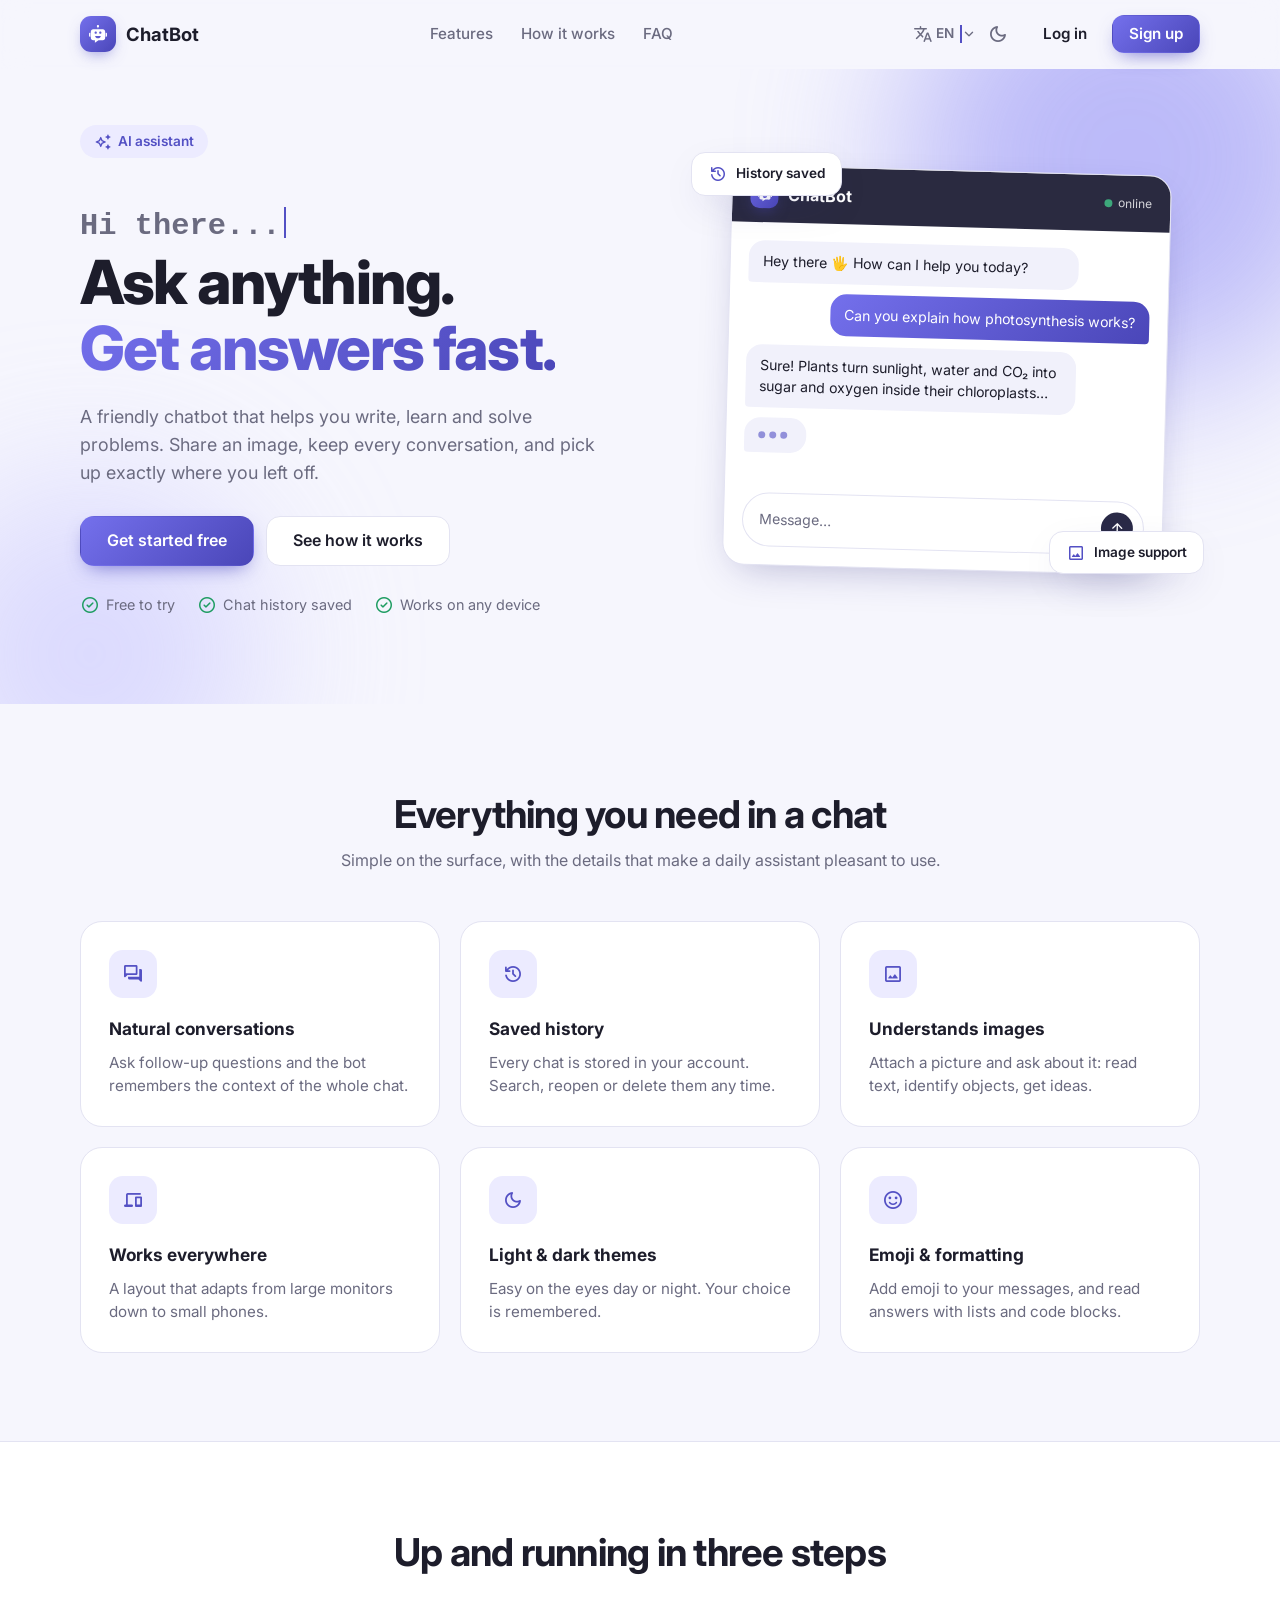
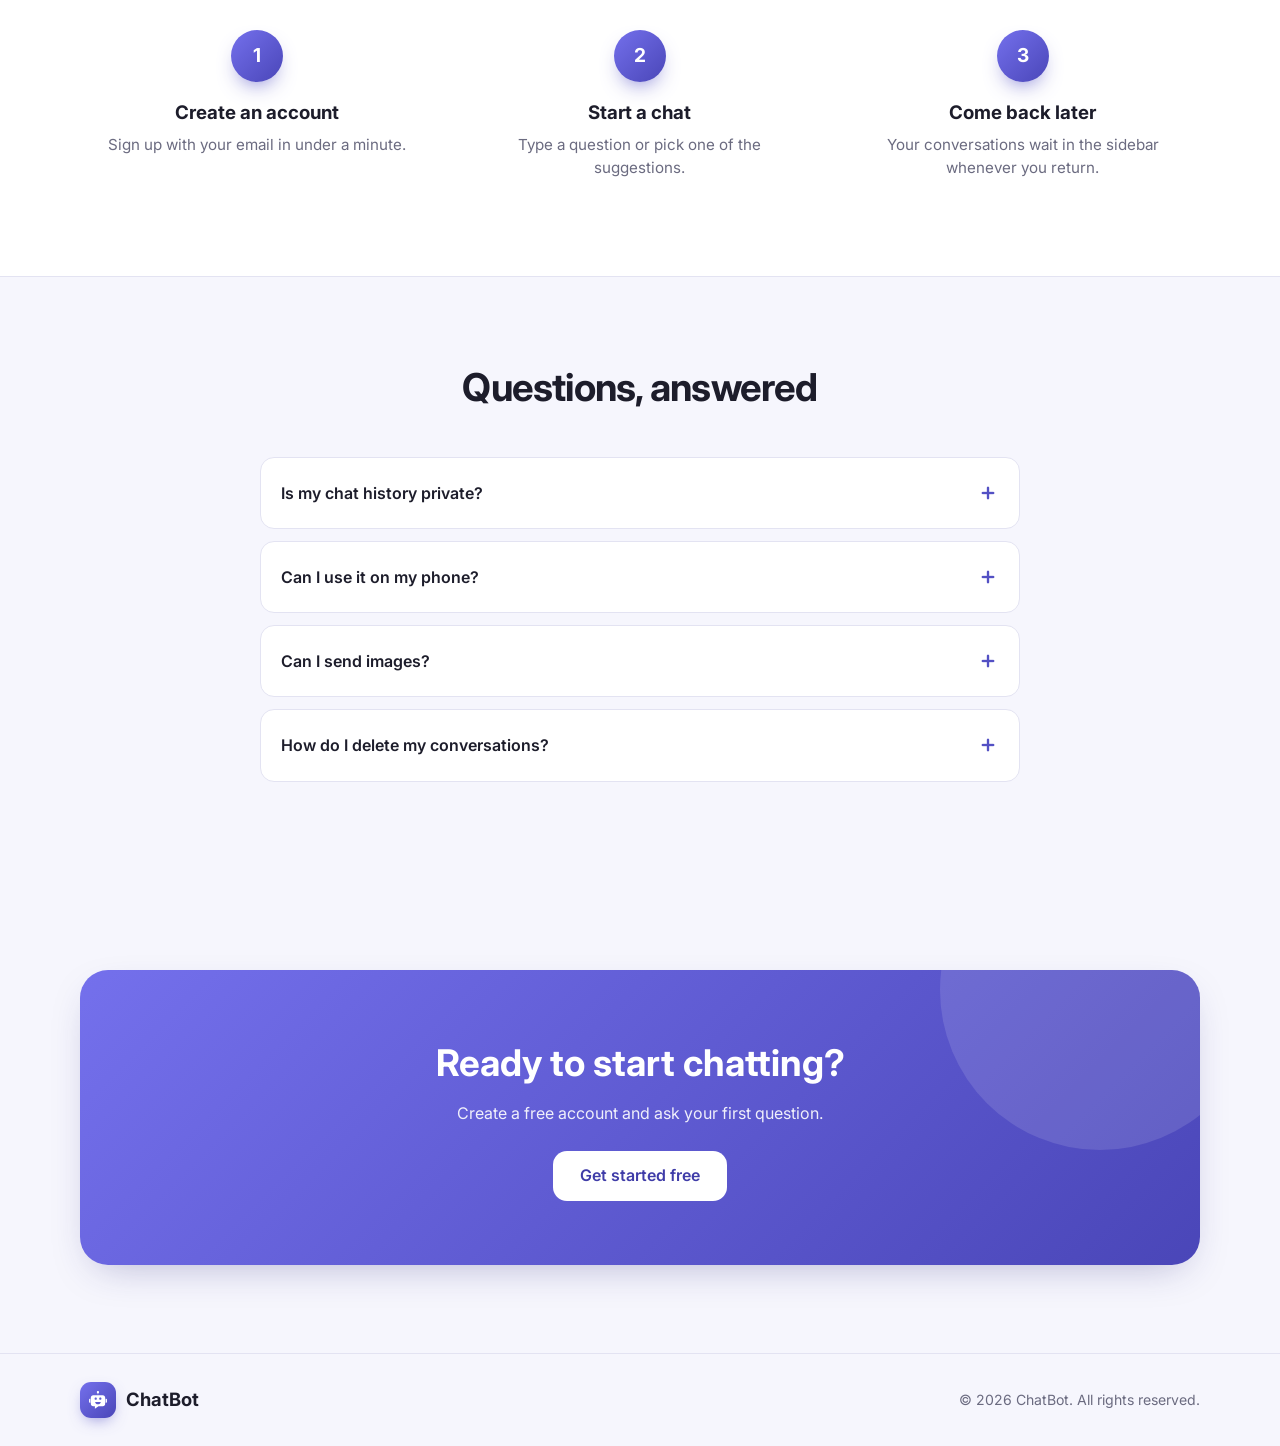
<file: index.html>
<!DOCTYPE html>
<html lang="en">
<head>
    <meta charset="UTF-8">
    <meta name="viewport" content="width=device-width, initial-scale=1.0">
    <title data-i18n="landing.title">ChatBot – Ask anything, get answers fast</title>
    <meta name="description" content="A friendly AI chat assistant. Ask questions, share images, and pick up your conversations right where you left off." data-i18n-content="landing.desc">
    <link rel="icon" href="assets/logo.svg">
    <script src="js/theme.js"></script>
    <link rel="stylesheet" href="css/base.css">
    <link rel="stylesheet" href="css/landing.css">
</head>
<body>
    <header class="nav" id="nav">
        <div class="container nav-inner">
            <a class="logo" href="index.html">
                <span class="logo-mark"><img src="assets/logo.svg" alt=""></span>
                ChatBot
            </a>
            <nav class="nav-links" id="nav-links" aria-label="Main">
                <a href="#features" data-i18n="nav.features">Features</a>
                <a href="#how" data-i18n="nav.how">How it works</a>
                <a href="#faq" data-i18n="nav.faq">FAQ</a>
                <div class="nav-auth nav-auth-mobile" data-auth-slot></div>
            </nav>
            <div class="nav-actions">
                <div data-lang-switch></div>
                <button class="icon-btn theme-toggle" data-theme-toggle aria-label="Toggle dark mode" title="Toggle dark mode" data-i18n-aria="common.toggleTheme" data-i18n-title="common.toggleTheme">
                    <span class="ms">dark_mode</span><span class="ms">light_mode</span>
                </button>
                <div class="nav-auth nav-auth-desktop" data-auth-slot></div>
                <button class="icon-btn nav-burger" id="burger" aria-label="Open menu" data-i18n-aria="nav.menu" aria-expanded="false">
                    <span class="ms">menu</span>
                </button>
            </div>
        </div>
    </header>

    <main>
        <!-- Hero -->
        <section class="hero">
            <div class="container hero-grid">
                <div class="hero-copy">
                    <span class="pill"><span class="ms">auto_awesome</span> <span data-i18n="hero.pill">AI assistant</span></span>
                    <h1><span class="typed-wrap"><span id="typed"></span><span class="caret"></span></span><br><span data-i18n="hero.line1">Ask anything.</span><br><span class="grad-text" data-i18n="hero.line2">Get answers fast.</span></h1>
                    <p class="lead" data-i18n="hero.lead">A friendly chatbot that helps you write, learn and solve problems. Share an image, keep every conversation, and pick up exactly where you left off.</p>
                    <div class="hero-cta">
                        <a class="btn btn-primary btn-lg" href="pages/register.html" data-cta-primary data-i18n="hero.cta">Get started free</a>
                        <a class="btn btn-secondary btn-lg" href="#how" data-i18n="hero.how">See how it works</a>
                    </div>
                    <ul class="hero-points">
                        <li><span class="ms">check_circle</span> <span data-i18n="hero.p1">Free to try</span></li>
                        <li><span class="ms">check_circle</span> <span data-i18n="hero.p2">Chat history saved</span></li>
                        <li><span class="ms">check_circle</span> <span data-i18n="hero.p3">Works on any device</span></li>
                    </ul>
                </div>

                <div class="hero-visual" aria-hidden="true">
                    <div class="mock">
                        <div class="mock-head">
                            <span class="logo-mark sm"><img src="assets/logo.svg" alt=""></span>
                            <strong>ChatBot</strong>
                            <span class="online"><i></i> <span data-i18n="mock.online">online</span></span>
                        </div>
                        <div class="mock-body">
                            <div class="m-msg bot" data-i18n="mock.bot1">Hey there 🖐 How can I help you today?</div>
                            <div class="m-msg user" data-i18n="mock.user">Can you explain how photosynthesis works?</div>
                            <div class="m-msg bot" data-i18n="mock.bot2">Sure! Plants turn sunlight, water and CO₂ into sugar and oxygen inside their chloroplasts…</div>
                            <div class="m-msg bot typing"><i></i><i></i><i></i></div>
                        </div>
                        <div class="mock-input"><span data-i18n="mock.input">Message…</span><span class="ms">arrow_upward</span></div>
                    </div>
                    <div class="float-card fc-1"><span class="ms">history</span> <span data-i18n="mock.float1">History saved</span></div>
                    <div class="float-card fc-2"><span class="ms">image</span> <span data-i18n="mock.float2">Image support</span></div>
                </div>
            </div>
        </section>

        <!-- Features -->
        <section class="section" id="features">
            <div class="container">
                <div class="section-head reveal">
                    <h2 data-i18n="feat.title">Everything you need in a chat</h2>
                    <p data-i18n="feat.sub">Simple on the surface, with the details that make a daily assistant pleasant to use.</p>
                </div>
                <div class="feature-grid">
                    <article class="card reveal">
                        <span class="card-icon"><span class="ms">forum</span></span>
                        <h3 data-i18n="feat.1.t">Natural conversations</h3>
                        <p data-i18n="feat.1.d">Ask follow-up questions and the bot remembers the context of the whole chat.</p>
                    </article>
                    <article class="card reveal">
                        <span class="card-icon"><span class="ms">history</span></span>
                        <h3 data-i18n="feat.2.t">Saved history</h3>
                        <p data-i18n="feat.2.d">Every chat is stored in your account. Search, reopen or delete them any time.</p>
                    </article>
                    <article class="card reveal">
                        <span class="card-icon"><span class="ms">image</span></span>
                        <h3 data-i18n="feat.3.t">Understands images</h3>
                        <p data-i18n="feat.3.d">Attach a picture and ask about it: read text, identify objects, get ideas.</p>
                    </article>
                    <article class="card reveal">
                        <span class="card-icon"><span class="ms">devices</span></span>
                        <h3 data-i18n="feat.4.t">Works everywhere</h3>
                        <p data-i18n="feat.4.d">A layout that adapts from large monitors down to small phones.</p>
                    </article>
                    <article class="card reveal">
                        <span class="card-icon"><span class="ms">dark_mode</span></span>
                        <h3 data-i18n="feat.5.t">Light &amp; dark themes</h3>
                        <p data-i18n="feat.5.d">Easy on the eyes day or night. Your choice is remembered.</p>
                    </article>
                    <article class="card reveal">
                        <span class="card-icon"><span class="ms">sentiment_satisfied</span></span>
                        <h3 data-i18n="feat.6.t">Emoji &amp; formatting</h3>
                        <p data-i18n="feat.6.d">Add emoji to your messages, and read answers with lists and code blocks.</p>
                    </article>
                </div>
            </div>
        </section>

        <!-- How it works -->
        <section class="section alt" id="how">
            <div class="container">
                <div class="section-head reveal">
                    <h2 data-i18n="how.title">Up and running in three steps</h2>
                </div>
                <ol class="steps">
                    <li class="reveal"><span class="step-num">1</span><h3 data-i18n="how.1.t">Create an account</h3><p data-i18n="how.1.d">Sign up with your email in under a minute.</p></li>
                    <li class="reveal"><span class="step-num">2</span><h3 data-i18n="how.2.t">Start a chat</h3><p data-i18n="how.2.d">Type a question or pick one of the suggestions.</p></li>
                    <li class="reveal"><span class="step-num">3</span><h3 data-i18n="how.3.t">Come back later</h3><p data-i18n="how.3.d">Your conversations wait in the sidebar whenever you return.</p></li>
                </ol>
            </div>
        </section>

        <!-- FAQ -->
        <section class="section" id="faq">
            <div class="container narrow">
                <div class="section-head reveal"><h2 data-i18n="faq.title">Questions, answered</h2></div>
                <div class="faq reveal">
                    <details>
                        <summary data-i18n="faq.1.q">Is my chat history private?</summary>
                        <p data-i18n="faq.1.a">In this version your account and history are stored in your own browser, so they stay on your device. A server-backed version would sync them across devices.</p>
                    </details>
                    <details>
                        <summary data-i18n="faq.2.q">Can I use it on my phone?</summary>
                        <p data-i18n="faq.2.a">Yes. Every page adapts to small screens, and the history sidebar becomes a slide-in menu.</p>
                    </details>
                    <details>
                        <summary data-i18n="faq.3.q">Can I send images?</summary>
                        <p data-i18n="faq.3.a">Yes. Use the paperclip in the message box to attach an image and ask about it.</p>
                    </details>
                    <details>
                        <summary data-i18n="faq.4.q">How do I delete my conversations?</summary>
                        <p data-i18n="faq.4.a">Hover a chat in the sidebar and press the bin icon, or clear everything at once from the sidebar footer.</p>
                    </details>
                </div>
            </div>
        </section>

        <!-- CTA -->
        <section class="section">
            <div class="container">
                <div class="cta reveal">
                    <h2 data-i18n="cta.title">Ready to start chatting?</h2>
                    <p data-i18n="cta.sub">Create a free account and ask your first question.</p>
                    <a class="btn btn-lg cta-btn" href="pages/register.html" data-cta-primary data-i18n="hero.cta">Get started free</a>
                </div>
            </div>
        </section>
    </main>

    <footer class="footer">
        <div class="container footer-inner">
            <a class="logo" href="index.html"><span class="logo-mark"><img src="assets/logo.svg" alt=""></span> ChatBot</a>
            <p>© <span id="year"></span> ChatBot. <span data-i18n="footer.rights">All rights reserved.</span></p>
        </div>
    </footer>

    <script src="js/i18n.js"></script>
    <script src="js/auth.js"></script>
    <script src="js/landing.js"></script>
</body>
</html>
</file>
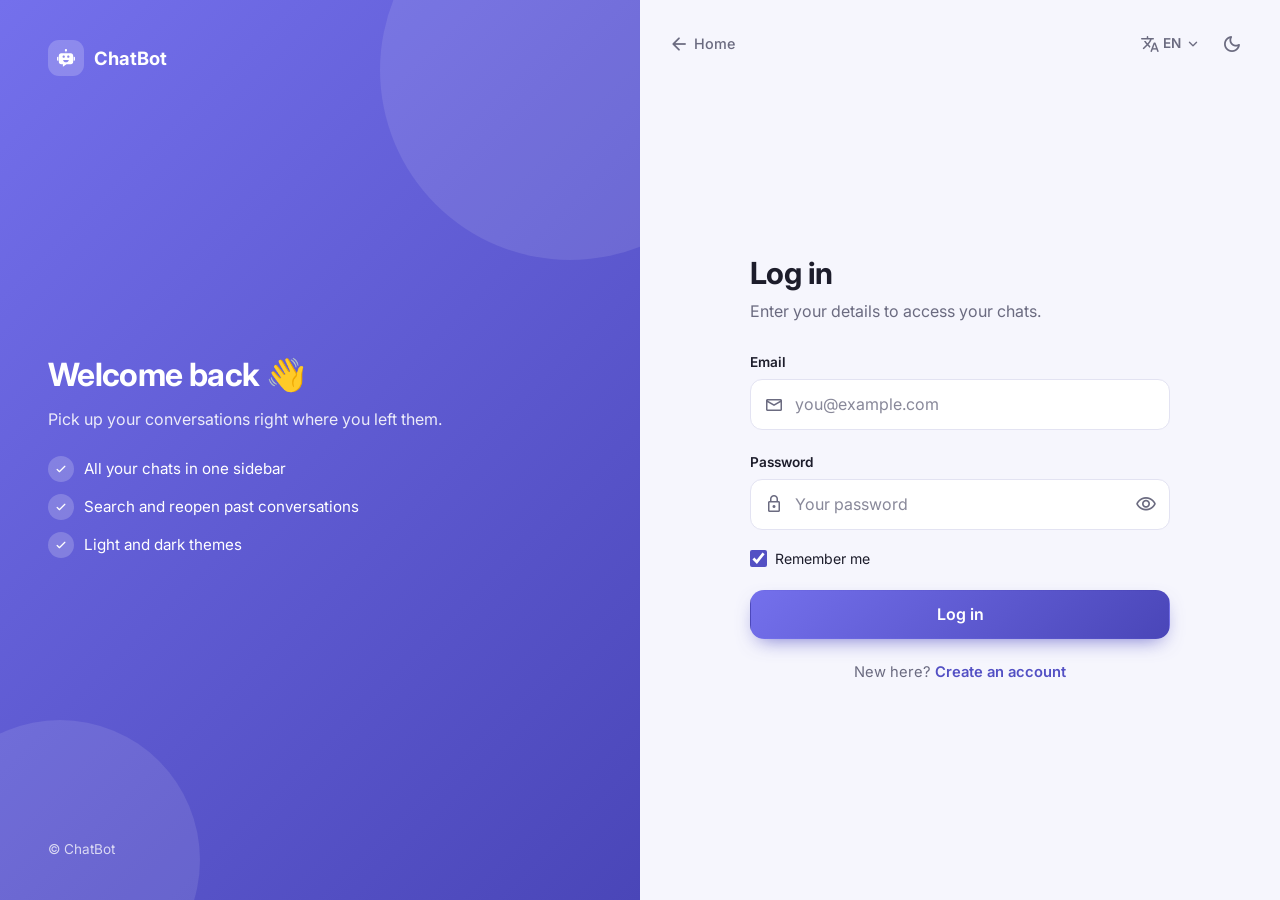
<file: pages/login.html>
<!DOCTYPE html>
<html lang="en">
<head>
    <meta charset="UTF-8">
    <meta name="viewport" content="width=device-width, initial-scale=1.0">
    <title data-i18n="login.doc">Log in – ChatBot</title>
    <link rel="icon" href="../assets/logo.svg">
    <script src="../js/theme.js"></script>
    <link rel="stylesheet" href="../css/base.css">
    <link rel="stylesheet" href="../css/auth.css">
</head>
<body>
    <div class="auth-page">
        <aside class="auth-aside">
            <a class="logo" href="../index.html"><span class="logo-mark"><img src="../assets/logo.svg" alt=""></span> ChatBot</a>
            <div class="aside-copy">
                <h2 data-i18n="login.asideTitle">Welcome back 👋</h2>
                <p data-i18n="login.asideText">Pick up your conversations right where you left them.</p>
                <ul class="aside-list">
                    <li><span class="ms">check</span> <span data-i18n="login.a1">All your chats in one sidebar</span></li>
                    <li><span class="ms">check</span> <span data-i18n="login.a2">Search and reopen past conversations</span></li>
                    <li><span class="ms">check</span> <span data-i18n="login.a3">Light and dark themes</span></li>
                </ul>
            </div>
            <div class="aside-foot">© ChatBot</div>
        </aside>

        <main class="auth-main">
            <div class="auth-top">
                <a class="back" href="../index.html"><span class="ms">arrow_back</span> <span data-i18n="common.home">Home</span></a>
                <a class="logo logo-mobile" href="../index.html"><span class="logo-mark"><img src="../assets/logo.svg" alt=""></span></a>
                <div class="top-actions">
                    <div data-lang-switch></div>
                    <button class="icon-btn theme-toggle" data-theme-toggle aria-label="Toggle dark mode" data-i18n-aria="common.toggleTheme">
                        <span class="ms">dark_mode</span><span class="ms">light_mode</span>
                    </button>
                </div>
            </div>

            <div class="auth-center">
                <div class="auth-card">
                    <h1 data-i18n="login.title">Log in</h1>
                    <p class="sub" data-i18n="login.sub">Enter your details to access your chats.</p>

                    <form id="auth-form" data-mode="login" novalidate>
                        <div class="form-error" id="form-error" role="alert"><span class="ms">error</span><span id="form-error-text"></span></div>

                        <div class="field">
                            <label for="email" data-i18n="form.email">Email</label>
                            <div class="input-wrap">
                                <span class="ms">mail</span>
                                <input class="input" id="email" name="email" type="email" autocomplete="email" placeholder="you@example.com" required>
                            </div>
                            <div class="field-error" data-error-for="email"></div>
                        </div>

                        <div class="field">
                            <label for="password" data-i18n="form.password">Password</label>
                            <div class="input-wrap">
                                <span class="ms">lock</span>
                                <input class="input" id="password" name="password" type="password" autocomplete="current-password" placeholder="Your password" data-i18n-placeholder="form.passwordPh" required>
                                <button type="button" class="icon-btn reveal-btn reveal" aria-label="Show password" data-reveal="password"><span class="ms">visibility</span></button>
                            </div>
                            <div class="field-error" data-error-for="password"></div>
                        </div>

                        <div class="row-between">
                            <label class="check"><input type="checkbox" id="remember" checked> <span data-i18n="form.remember">Remember me</span></label>
                        </div>

                        <button class="btn btn-primary btn-lg btn-block" type="submit" id="submit" data-i18n="common.login">Log in</button>
                    </form>

                    <p class="switch"><span data-i18n="login.newHere">New here?</span> <a href="register.html" id="switch-link" data-i18n="login.createLink">Create an account</a></p>
                </div>
            </div>
        </main>
    </div>

    <script src="../js/i18n.js"></script>
    <script src="../js/auth.js"></script>
    <script src="../js/auth-pages.js"></script>
</body>
</html>
</file>
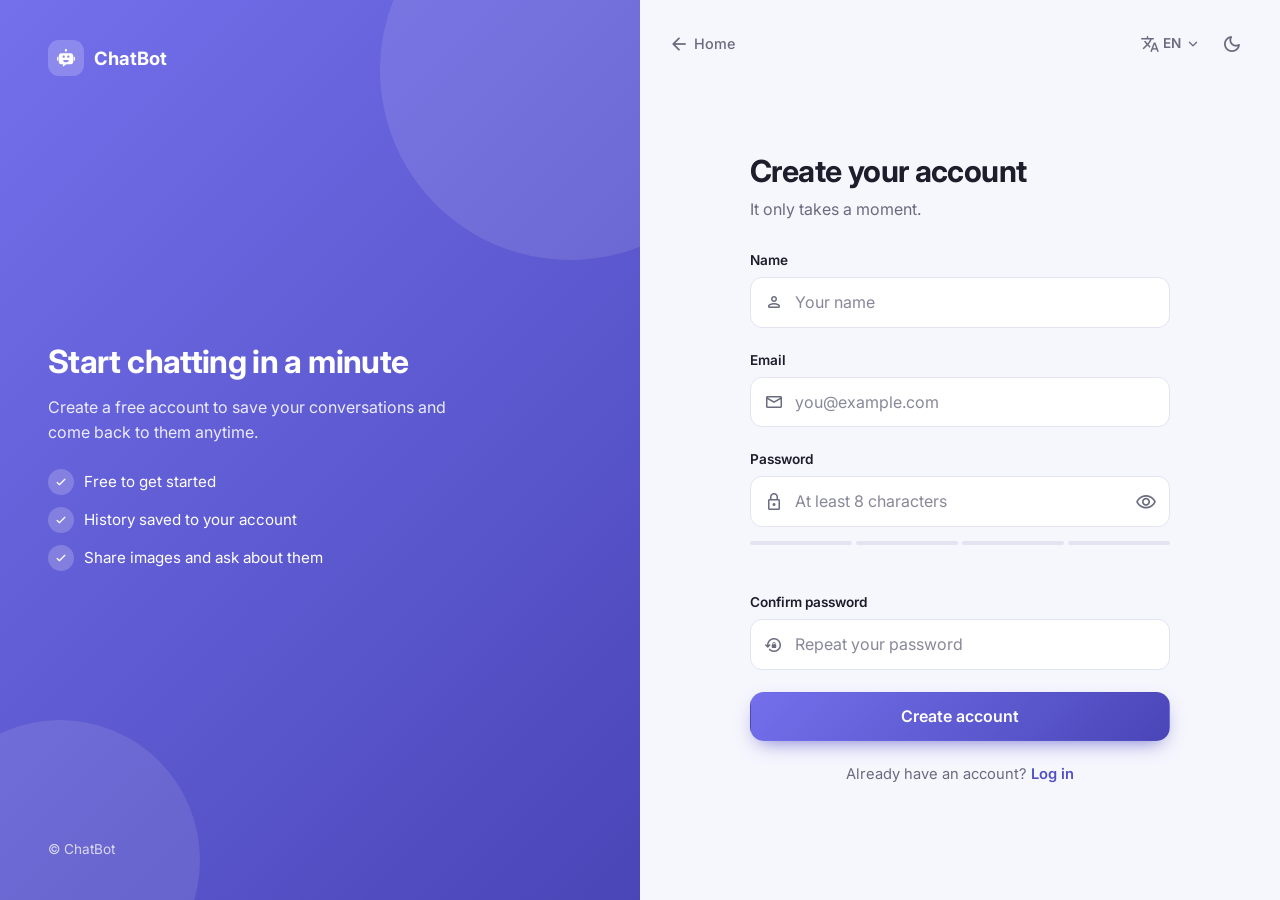
<file: pages/register.html>
<!DOCTYPE html>
<html lang="en">
<head>
    <meta charset="UTF-8">
    <meta name="viewport" content="width=device-width, initial-scale=1.0">
    <title data-i18n="register.doc">Create account – ChatBot</title>
    <link rel="icon" href="../assets/logo.svg">
    <script src="../js/theme.js"></script>
    <link rel="stylesheet" href="../css/base.css">
    <link rel="stylesheet" href="../css/auth.css">
</head>
<body>
    <div class="auth-page">
        <aside class="auth-aside">
            <a class="logo" href="../index.html"><span class="logo-mark"><img src="../assets/logo.svg" alt=""></span> ChatBot</a>
            <div class="aside-copy">
                <h2 data-i18n="register.asideTitle">Start chatting in a minute</h2>
                <p data-i18n="register.asideText">Create a free account to save your conversations and come back to them anytime.</p>
                <ul class="aside-list">
                    <li><span class="ms">check</span> <span data-i18n="register.a1">Free to get started</span></li>
                    <li><span class="ms">check</span> <span data-i18n="register.a2">History saved to your account</span></li>
                    <li><span class="ms">check</span> <span data-i18n="register.a3">Share images and ask about them</span></li>
                </ul>
            </div>
            <div class="aside-foot">© ChatBot</div>
        </aside>

        <main class="auth-main">
            <div class="auth-top">
                <a class="back" href="../index.html"><span class="ms">arrow_back</span> <span data-i18n="common.home">Home</span></a>
                <a class="logo logo-mobile" href="../index.html"><span class="logo-mark"><img src="../assets/logo.svg" alt=""></span></a>
                <div class="top-actions">
                    <div data-lang-switch></div>
                    <button class="icon-btn theme-toggle" data-theme-toggle aria-label="Toggle dark mode" data-i18n-aria="common.toggleTheme">
                        <span class="ms">dark_mode</span><span class="ms">light_mode</span>
                    </button>
                </div>
            </div>

            <div class="auth-center">
                <div class="auth-card">
                    <h1 data-i18n="register.title">Create your account</h1>
                    <p class="sub" data-i18n="register.sub">It only takes a moment.</p>

                    <form id="auth-form" data-mode="register" novalidate>
                        <div class="form-error" id="form-error" role="alert"><span class="ms">error</span><span id="form-error-text"></span></div>

                        <div class="field">
                            <label for="name" data-i18n="register.name">Name</label>
                            <div class="input-wrap">
                                <span class="ms">person</span>
                                <input class="input" id="name" name="name" type="text" autocomplete="name" placeholder="Your name" data-i18n-placeholder="register.namePh" required>
                            </div>
                            <div class="field-error" data-error-for="name"></div>
                        </div>

                        <div class="field">
                            <label for="email" data-i18n="form.email">Email</label>
                            <div class="input-wrap">
                                <span class="ms">mail</span>
                                <input class="input" id="email" name="email" type="email" autocomplete="email" placeholder="you@example.com" required>
                            </div>
                            <div class="field-error" data-error-for="email"></div>
                        </div>

                        <div class="field">
                            <label for="password" data-i18n="form.password">Password</label>
                            <div class="input-wrap">
                                <span class="ms">lock</span>
                                <input class="input" id="password" name="password" type="password" autocomplete="new-password" placeholder="At least 8 characters" data-i18n-placeholder="register.pwPh" required>
                                <button type="button" class="icon-btn reveal-btn reveal" aria-label="Show password" data-reveal="password"><span class="ms">visibility</span></button>
                            </div>
                            <div class="strength" id="strength" data-level="0"><i></i><i></i><i></i><i></i></div>
                            <div class="strength-label" id="strength-label"></div>
                            <div class="field-error" data-error-for="password"></div>
                        </div>

                        <div class="field">
                            <label for="confirm" data-i18n="register.confirm">Confirm password</label>
                            <div class="input-wrap">
                                <span class="ms">lock_reset</span>
                                <input class="input" id="confirm" name="confirm" type="password" autocomplete="new-password" placeholder="Repeat your password" data-i18n-placeholder="register.confirmPh" required>
                            </div>
                            <div class="field-error" data-error-for="confirm"></div>
                        </div>

                        <button class="btn btn-primary btn-lg btn-block" type="submit" id="submit" data-i18n="common.createAccount">Create account</button>
                    </form>

                    <p class="switch"><span data-i18n="register.have">Already have an account?</span> <a href="login.html" id="switch-link" data-i18n="register.loginLink">Log in</a></p>
                </div>
            </div>
        </main>
    </div>

    <script src="../js/i18n.js"></script>
    <script src="../js/auth.js"></script>
    <script src="../js/auth-pages.js"></script>
</body>
</html>
</file>
<file: css/base.css>
@import url('https://fonts.googleapis.com/css2?family=Inter:wght@400;500;600;700;800&display=swap');
@import url('https://fonts.googleapis.com/css2?family=Material+Symbols+Rounded:opsz,wght,FILL,GRAD@24,400,0,0&display=swap');

/* ---------- Design tokens ---------- */
:root {
    --bg: #f6f6fd;
    --surface: #ffffff;
    --surface-2: #f1f1fb;
    --border: #e3e3f2;
    --text: #1d1d2b;
    --muted: #6b6b80;
    --primary: #5350c4;
    --primary-hover: #4340b0;
    --primary-soft: #ecebff;
    --on-primary: #ffffff;
    --danger: #d93a3a;
    --danger-soft: #fdeaea;
    --success: #1f9d62;
    --gradient: linear-gradient(135deg, #7470ec 0%, #4a46b8 100%);
    --radius: 14px;
    --radius-lg: 22px;
    --shadow-sm: 0 1px 2px rgba(30, 28, 90, .08);
    --shadow: 0 14px 40px -16px rgba(40, 38, 120, .35);
    --font: "Inter", system-ui, -apple-system, "Segoe UI", Roboto, sans-serif;
    color-scheme: light;
}

[data-theme="dark"] {
    --bg: #11111b;
    --surface: #1a1a28;
    --surface-2: #232336;
    --border: #2f2f48;
    --text: #ececf6;
    --muted: #9c9cb6;
    --primary: #7b78f0;
    --primary-hover: #908df6;
    --primary-soft: #2a2a4c;
    --danger: #ff6b6b;
    --danger-soft: #3a2024;
    --success: #43c98a;
    --shadow-sm: 0 1px 2px rgba(0, 0, 0, .4);
    --shadow: 0 14px 40px -16px rgba(0, 0, 0, .7);
    color-scheme: dark;
}

/* ---------- Reset ---------- */
*, *::before, *::after { box-sizing: border-box; margin: 0; padding: 0; }
html { -webkit-text-size-adjust: 100%; scroll-behavior: smooth; }
body {
    font-family: var(--font);
    background: var(--bg);
    color: var(--text);
    line-height: 1.55;
    min-height: 100vh;
    -webkit-font-smoothing: antialiased;
    transition: background .25s ease, color .25s ease;
}
a { color: var(--primary); text-decoration: none; }
a:hover { text-decoration: underline; }
img, svg { display: block; max-width: 100%; }
button, input, textarea { font: inherit; color: inherit; }
button { cursor: pointer; }
:focus-visible { outline: 2px solid var(--primary); outline-offset: 2px; }

/* ---------- Icons ---------- */
.ms {
    font-family: 'Material Symbols Rounded';
    font-weight: normal;
    font-style: normal;
    font-size: 22px;
    line-height: 1;
    letter-spacing: normal;
    text-transform: none;
    display: inline-block;
    white-space: nowrap;
    -webkit-font-feature-settings: 'liga';
    font-feature-settings: 'liga';
    -webkit-font-smoothing: antialiased;
    user-select: none;
}

/* ---------- Layout helpers ---------- */
.container { width: min(1120px, 100% - 40px); margin-inline: auto; }

/* ---------- Logo ---------- */
.logo { display: inline-flex; align-items: center; gap: 10px; font-weight: 700; font-size: 1.15rem; color: var(--text); }
.logo:hover { text-decoration: none; }
.logo-mark {
    width: 36px; height: 36px; border-radius: 11px;
    background: var(--gradient);
    display: grid; place-items: center; flex-shrink: 0;
    box-shadow: 0 6px 16px -6px rgba(83, 80, 196, .7);
}
.logo-mark img { width: 22px; height: 22px; }

/* ---------- Buttons ---------- */
.btn {
    display: inline-flex; align-items: center; justify-content: center; gap: 8px;
    padding: 11px 20px; border-radius: 12px; border: 1px solid transparent;
    font-weight: 600; font-size: .95rem; line-height: 1.2;
    transition: transform .15s ease, background .2s ease, box-shadow .2s ease, border-color .2s ease;
    text-decoration: none !important;
}
.btn:active { transform: translateY(1px); }
.btn-primary { background: var(--gradient); color: var(--on-primary); box-shadow: 0 8px 20px -8px rgba(83, 80, 196, .8); }
.btn-primary:hover { box-shadow: 0 10px 26px -8px rgba(83, 80, 196, .95); transform: translateY(-1px); }
.btn-secondary { background: var(--surface); color: var(--text); border-color: var(--border); }
.btn-secondary:hover { background: var(--surface-2); }
.btn-ghost { background: transparent; color: var(--text); }
.btn-ghost:hover { background: var(--surface-2); }
.btn-lg { padding: 14px 26px; font-size: 1rem; border-radius: 14px; }
.btn-block { width: 100%; }
.btn[disabled] { opacity: .6; cursor: not-allowed; transform: none; }

.icon-btn {
    width: 40px; height: 40px; border-radius: 12px; border: none;
    background: transparent; color: var(--muted);
    display: inline-grid; place-items: center; flex-shrink: 0;
    transition: background .2s ease, color .2s ease;
}
.icon-btn:hover { background: var(--surface-2); color: var(--text); }
.icon-btn[disabled] { opacity: .5; cursor: not-allowed; }

/* theme toggle shows the icon of the theme you'd switch to */
.theme-toggle .ms:last-child { display: none; }
[data-theme="dark"] .theme-toggle .ms:first-child { display: none; }
[data-theme="dark"] .theme-toggle .ms:last-child { display: inline-block; }

/* ---------- Form fields ---------- */
.field { display: flex; flex-direction: column; gap: 6px; margin-bottom: 16px; }
.field label { font-size: .85rem; font-weight: 600; }
.input-wrap { position: relative; display: flex; align-items: center; }
.input-wrap > .ms:first-child { position: absolute; left: 14px; color: var(--muted); font-size: 20px; pointer-events: none; }
.input {
    width: 100%; padding: 12px 14px 12px 44px;
    background: var(--surface); border: 1px solid var(--border); border-radius: 12px;
    transition: border-color .2s ease, box-shadow .2s ease;
}
.input::placeholder { color: var(--muted); opacity: .8; }
.input:focus { outline: none; border-color: var(--primary); box-shadow: 0 0 0 4px var(--primary-soft); }
.input.invalid { border-color: var(--danger); }
.input-wrap .reveal { position: absolute; right: 4px; }
.field-error { color: var(--danger); font-size: .8rem; min-height: 0; }

/* ---------- Toast ---------- */
.toast {
    position: fixed; left: 50%; bottom: 24px; transform: translate(-50%, 20px);
    background: var(--text); color: var(--bg); padding: 12px 18px; border-radius: 12px;
    font-size: .9rem; box-shadow: var(--shadow); opacity: 0; pointer-events: none;
    transition: opacity .25s ease, transform .25s ease; z-index: 100; max-width: min(92vw, 480px);
}
.toast.show { opacity: 1; transform: translate(-50%, 0); }
.toast.error { background: var(--danger); color: #fff; }

@media (prefers-reduced-motion: reduce) {
    *, *::before, *::after { animation: none !important; transition: none !important; scroll-behavior: auto !important; }
}

/* ---------- Language switch ---------- */
.lang { position: relative; }
.lang-btn {
    display: inline-flex; align-items: center; gap: 3px; height: 40px; padding: 0 8px 0 10px;
    border-radius: 12px; border: none; background: transparent; color: var(--muted);
    font-weight: 600; font-size: .85rem; transition: background .2s ease, color .2s ease;
}
.lang-btn:hover, .lang[data-open] .lang-btn { background: var(--surface-2); color: var(--text); }
.lang-btn .ms { font-size: 20px; }
.lang-btn .caret { font-size: 18px; transition: transform .2s ease; }
.lang[data-open] .caret { transform: rotate(180deg); }
.lang-menu {
    position: absolute; right: 0; top: calc(100% + 6px); min-width: 168px; list-style: none;
    background: var(--surface); border: 1px solid var(--border); border-radius: 14px;
    box-shadow: var(--shadow); padding: 6px; z-index: 80;
}
.lang-menu[hidden] { display: none; }
.lang-menu button {
    width: 100%; display: flex; align-items: center; justify-content: space-between; gap: 12px;
    padding: 9px 12px; border: none; background: none; border-radius: 9px; font-size: .92rem; text-align: left;
}
.lang-menu button:hover { background: var(--surface-2); }
.lang-menu button[aria-selected="true"] { color: var(--primary); font-weight: 600; }
.lang-menu .ms { font-size: 18px; visibility: hidden; }
.lang-menu button[aria-selected="true"] .ms { visibility: visible; }
</file>
<file: css/landing.css>
/* ---------- Nav ---------- */
.nav {
    position: sticky; top: 0; z-index: 50;
    background: color-mix(in srgb, var(--bg) 82%, transparent);
    backdrop-filter: blur(14px); -webkit-backdrop-filter: blur(14px);
    border-bottom: 1px solid transparent;
    transition: border-color .2s ease;
}
.nav.scrolled { border-bottom-color: var(--border); }
.nav-inner { display: flex; align-items: center; justify-content: space-between; gap: 16px; height: 68px; }
.nav-links { display: flex; align-items: center; gap: 28px; }
.nav-links a { color: var(--muted); font-weight: 500; font-size: .95rem; }
.nav-links a:hover { color: var(--text); text-decoration: none; }
.nav-actions { display: flex; align-items: center; gap: 8px; }
.nav-auth { display: flex; align-items: center; gap: 8px; }
.nav-auth .btn { padding: 9px 16px; }
.nav-auth-mobile, .nav-burger { display: none; }

/* ---------- Hero ---------- */
.hero { position: relative; padding: 56px 0 88px; overflow: hidden; }
.hero::before, .hero::after {
    content: ""; position: absolute; border-radius: 50%; filter: blur(80px); z-index: -1; opacity: .55;
}
.hero::before { width: 460px; height: 460px; background: #8c89f5; top: -140px; right: -80px; }
.hero::after { width: 340px; height: 340px; background: #c4c2ff; bottom: -120px; left: -80px; }
[data-theme="dark"] .hero::before { background: #3a37a0; opacity: .5; }
[data-theme="dark"] .hero::after { background: #2a2870; opacity: .5; }

.hero-grid { display: grid; grid-template-columns: 1.05fr .95fr; align-items: center; gap: 56px; }
.pill {
    display: inline-flex; align-items: center; gap: 6px;
    background: var(--primary-soft); color: var(--primary);
    padding: 6px 14px; border-radius: 99px; font-size: .85rem; font-weight: 600; margin-bottom: 22px;
}
.pill .ms { font-size: 18px; }
.hero h1 { font-size: clamp(2.2rem, 5.2vw, 3.8rem); line-height: 1.08; letter-spacing: -.03em; font-weight: 800; }
.typed-wrap { font-family: ui-monospace, "SF Mono", Menlo, Consolas, monospace; font-size: .5em; font-weight: 600; color: var(--muted); letter-spacing: 0; display: inline-block; min-height: 1.4em; }
.caret { display: inline-block; width: 2px; height: 1em; background: var(--primary); margin-left: 3px; vertical-align: -.12em; animation: blink 1s steps(1) infinite; }
@keyframes blink { 50% { opacity: 0; } }
.grad-text { background: var(--gradient); -webkit-background-clip: text; background-clip: text; color: transparent; }
.lead { margin: 22px 0 30px; font-size: 1.12rem; color: var(--muted); max-width: 520px; }
.hero-cta { display: flex; flex-wrap: wrap; gap: 12px; }
.hero-points { list-style: none; display: flex; flex-wrap: wrap; gap: 8px 22px; margin-top: 28px; color: var(--muted); font-size: .9rem; }
.hero-points li { display: flex; align-items: center; gap: 6px; }
.hero-points .ms { color: var(--success); font-size: 20px; }

/* Hero visual */
.hero-visual { position: relative; padding: 24px; }
.mock {
    background: var(--surface); border: 1px solid var(--border); border-radius: var(--radius-lg);
    box-shadow: var(--shadow); overflow: hidden; max-width: 440px; margin-inline: auto;
    transform: rotate(1.5deg);
}
.mock-head { display: flex; align-items: center; gap: 10px; padding: 14px 18px; background: #2a2a40; color: #fff; }
.logo-mark.sm { width: 28px; height: 28px; border-radius: 9px; }
.logo-mark.sm img { width: 17px; height: 17px; }
.online { margin-left: auto; font-size: .75rem; opacity: .8; display: flex; align-items: center; gap: 6px; }
.online i { width: 8px; height: 8px; border-radius: 50%; background: #43c98a; }
.mock-body { padding: 18px; display: flex; flex-direction: column; gap: 10px; min-height: 270px; }
.m-msg { padding: 10px 14px; border-radius: 16px; font-size: .88rem; max-width: 82%; }
.m-msg.bot { background: var(--surface-2); border-bottom-left-radius: 4px; }
.m-msg.user { background: var(--gradient); color: #fff; align-self: flex-end; border-bottom-right-radius: 4px; }
.m-msg.typing { display: flex; gap: 4px; padding: 14px; width: 62px; }
.m-msg.typing i { width: 7px; height: 7px; border-radius: 50%; background: var(--primary); opacity: .6; animation: dot 1.4s ease-in-out infinite; }
.m-msg.typing i:nth-child(2) { animation-delay: .15s; }
.m-msg.typing i:nth-child(3) { animation-delay: .3s; }
@keyframes dot { 0%, 60%, 100% { transform: translateY(0); } 30% { transform: translateY(-5px); opacity: 1; } }
.mock-input {
    margin: 0 18px 18px; padding: 10px 10px 10px 16px; border: 1px solid var(--border); border-radius: 99px;
    display: flex; justify-content: space-between; align-items: center; color: var(--muted); font-size: .88rem;
}
.mock-input .ms { background: #2a2a47; color: #fff; border-radius: 50%; width: 32px; height: 32px; display: grid; place-items: center; font-size: 18px; }
.float-card {
    position: absolute; background: var(--surface); border: 1px solid var(--border); box-shadow: var(--shadow);
    padding: 10px 16px; border-radius: 14px; font-size: .85rem; font-weight: 600;
    display: flex; align-items: center; gap: 8px; animation: float 5s ease-in-out infinite;
}
.float-card .ms { color: var(--primary); font-size: 20px; }
.fc-1 { top: 6px; left: -4px; }
.fc-2 { bottom: 20px; right: -4px; animation-delay: 1.5s; }
@keyframes float { 0%, 100% { transform: translateY(0); } 50% { transform: translateY(-8px); } }

/* ---------- Sections ---------- */
.section { padding: 88px 0; }
.section.alt { background: var(--surface); border-block: 1px solid var(--border); }
.narrow { max-width: 760px; }
.section-head { text-align: center; max-width: 640px; margin: 0 auto 48px; }
.section-head h2 { font-size: clamp(1.7rem, 3.6vw, 2.4rem); letter-spacing: -.02em; line-height: 1.15; }
.section-head p { color: var(--muted); margin-top: 12px; }

.feature-grid { display: grid; grid-template-columns: repeat(3, 1fr); gap: 20px; }
.card {
    background: var(--surface); border: 1px solid var(--border); border-radius: var(--radius-lg);
    padding: 28px; transition: transform .2s ease, box-shadow .2s ease, border-color .2s ease;
}
.card:hover { transform: translateY(-4px); box-shadow: var(--shadow); border-color: var(--primary); }
.card-icon { width: 48px; height: 48px; border-radius: 14px; background: var(--primary-soft); color: var(--primary); display: grid; place-items: center; margin-bottom: 18px; }
.card h3 { font-size: 1.08rem; margin-bottom: 8px; }
.card p { color: var(--muted); font-size: .95rem; }

.steps { list-style: none; display: grid; grid-template-columns: repeat(3, 1fr); gap: 28px; counter-reset: s; }
.steps li { text-align: center; padding: 8px 16px; }
.step-num {
    width: 52px; height: 52px; border-radius: 50%; background: var(--gradient); color: #fff;
    display: grid; place-items: center; font-weight: 700; font-size: 1.2rem; margin: 0 auto 16px;
    box-shadow: 0 10px 22px -10px rgba(83, 80, 196, .9);
}
.steps h3 { margin-bottom: 6px; }
.steps p { color: var(--muted); font-size: .95rem; }

.faq details { background: var(--surface); border: 1px solid var(--border); border-radius: var(--radius); padding: 0 20px; margin-bottom: 12px; }
.faq summary { cursor: pointer; padding: 18px 0; font-weight: 600; list-style: none; display: flex; justify-content: space-between; align-items: center; gap: 12px; }
.faq summary::-webkit-details-marker { display: none; }
.faq summary::after { content: "add"; font-family: 'Material Symbols Rounded'; font-size: 22px; color: var(--primary); transition: transform .2s ease; }
.faq details[open] summary::after { content: "remove"; }
.faq details p { color: var(--muted); padding-bottom: 18px; }

.cta {
    background: var(--gradient); color: #fff; text-align: center; border-radius: 28px; padding: 64px 24px;
    position: relative; overflow: hidden; box-shadow: var(--shadow);
}
.cta::before { content: ""; position: absolute; width: 320px; height: 320px; border-radius: 50%; background: rgba(255, 255, 255, .12); top: -140px; right: -60px; }
.cta h2 { font-size: clamp(1.6rem, 3.4vw, 2.3rem); position: relative; }
.cta p { opacity: .9; margin: 10px 0 26px; position: relative; }
.cta-btn { background: #fff; color: #3f3ca8; position: relative; }
.cta-btn:hover { background: #f1f0ff; }

.footer { border-top: 1px solid var(--border); padding: 28px 0; color: var(--muted); font-size: .88rem; }
.footer-inner { display: flex; align-items: center; justify-content: space-between; gap: 16px; flex-wrap: wrap; }

/* ---------- Scroll reveal ---------- */
.reveal { opacity: 0; transform: translateY(18px); transition: opacity .6s ease, transform .6s ease; }
.reveal.in { opacity: 1; transform: none; }
.no-js .reveal { opacity: 1; transform: none; }

/* ---------- Responsive ---------- */
@media (max-width: 980px) {
    .hero-grid { grid-template-columns: 1fr; gap: 24px; text-align: center; }
    .lead { margin-inline: auto; }
    .hero-cta, .hero-points { justify-content: center; }
    .feature-grid { grid-template-columns: repeat(2, 1fr); }
}

@media (max-width: 820px) {
    .nav-burger { display: inline-grid; }
    .nav-auth-desktop { display: none; }
    .nav-links {
        position: absolute; top: 68px; left: 0; right: 0;
        flex-direction: column; align-items: stretch; gap: 0;
        background: var(--surface); border-bottom: 1px solid var(--border);
        padding: 8px 20px 18px; box-shadow: var(--shadow);
        display: none;
    }
    .nav.open .nav-links { display: flex; }
    .nav-links a:not(.btn) { padding: 14px 4px; border-bottom: 1px solid var(--border); }
    .nav-auth-mobile { display: flex; flex-direction: column; margin-top: 14px; }
    .nav-auth-mobile .btn { width: 100%; padding: 12px 16px; }
}

@media (max-width: 640px) {
    .hero { padding: 32px 0 56px; }
    .section { padding: 60px 0; }
    .feature-grid, .steps { grid-template-columns: 1fr; }
    .hero-visual { padding: 12px 0; }
    .mock { transform: none; }
    .fc-1 { left: 0; top: -6px; }
    .fc-2 { right: 0; bottom: 6px; }
    .hero-cta .btn { width: 100%; }
    .footer-inner { justify-content: center; text-align: center; }
}
</file>
<file: css/auth.css>
.auth-page { min-height: 100vh; min-height: 100dvh; display: grid; grid-template-columns: 1fr 1fr; }

/* Left brand panel */
.auth-aside {
    background: var(--gradient); color: #fff; padding: 40px 48px;
    display: flex; flex-direction: column; justify-content: space-between; position: relative; overflow: hidden;
}
.auth-aside::before, .auth-aside::after { content: ""; position: absolute; border-radius: 50%; background: rgba(255, 255, 255, .1); }
.auth-aside::before { width: 380px; height: 380px; top: -120px; right: -120px; }
.auth-aside::after { width: 280px; height: 280px; bottom: -100px; left: -80px; }
.auth-aside .logo { color: #fff; position: relative; z-index: 1; }
.auth-aside .logo-mark { background: rgba(255, 255, 255, .2); box-shadow: none; }
.aside-copy { position: relative; z-index: 1; max-width: 420px; }
.aside-copy h2 { font-size: 2rem; line-height: 1.15; letter-spacing: -.02em; margin-bottom: 14px; }
.aside-copy p { opacity: .88; margin-bottom: 24px; }
.aside-list { list-style: none; display: grid; gap: 12px; }
.aside-list li { display: flex; align-items: center; gap: 10px; font-size: .95rem; }
.aside-list .ms { background: rgba(255, 255, 255, .2); border-radius: 50%; padding: 4px; font-size: 18px; }
.aside-foot { position: relative; z-index: 1; font-size: .85rem; opacity: .75; }

/* Right form panel */
.auth-main { display: flex; flex-direction: column; padding: 24px 28px; }
.auth-top { display: flex; justify-content: space-between; align-items: center; }
.auth-top .back { display: inline-flex; align-items: center; gap: 4px; color: var(--muted); font-size: .9rem; font-weight: 500; }
.auth-top .back:hover { color: var(--text); text-decoration: none; }
.auth-top .logo-mobile { display: none; }
.auth-center { flex: 1; display: grid; place-items: center; padding: 24px 0; }
.auth-card { width: min(100%, 420px); }
.auth-card h1 { font-size: 1.9rem; letter-spacing: -.02em; line-height: 1.15; }
.auth-card .sub { color: var(--muted); margin: 8px 0 28px; }

.input-wrap:has(.reveal) .input { padding-right: 48px; }

.form-error {
    display: none; align-items: flex-start; gap: 8px;
    background: var(--danger-soft); color: var(--danger);
    border-radius: 12px; padding: 12px 14px; font-size: .9rem; margin-bottom: 18px;
}
.form-error.show { display: flex; }
.form-error .ms { font-size: 20px; }

.row-between { display: flex; align-items: center; justify-content: space-between; gap: 12px; margin: -4px 0 20px; font-size: .88rem; }
.check { display: inline-flex; align-items: center; gap: 8px; cursor: pointer; user-select: none; }
.check input { width: 17px; height: 17px; accent-color: var(--primary); }

.strength { display: flex; gap: 4px; margin-top: 8px; }
.strength i { flex: 1; height: 4px; border-radius: 4px; background: var(--border); transition: background .2s ease; }
.strength[data-level="1"] i:nth-child(-n+1) { background: var(--danger); }
.strength[data-level="2"] i:nth-child(-n+2) { background: #e8a020; }
.strength[data-level="3"] i:nth-child(-n+3) { background: #7bc043; }
.strength[data-level="4"] i:nth-child(-n+4) { background: var(--success); }
.strength-label { font-size: .78rem; color: var(--muted); margin-top: 4px; min-height: 1.2em; }

.switch { text-align: center; margin-top: 22px; color: var(--muted); font-size: .92rem; }
.switch a { font-weight: 600; }

.spinner { width: 18px; height: 18px; border-radius: 50%; border: 2px solid rgba(255, 255, 255, .45); border-top-color: #fff; animation: spin .7s linear infinite; }
@keyframes spin { to { transform: rotate(360deg); } }

@media (max-width: 900px) {
    .auth-page { grid-template-columns: 1fr; }
    .auth-aside { display: none; }
    .auth-top .logo-mobile { display: inline-flex; }
}
@media (max-width: 480px) {
    .auth-main { padding: 16px 18px; }
    .auth-card h1 { font-size: 1.6rem; }
}

.auth-tools { display: flex; align-items: center; gap: 8px; }

.top-actions { display: flex; align-items: center; gap: 2px; }
</file>
